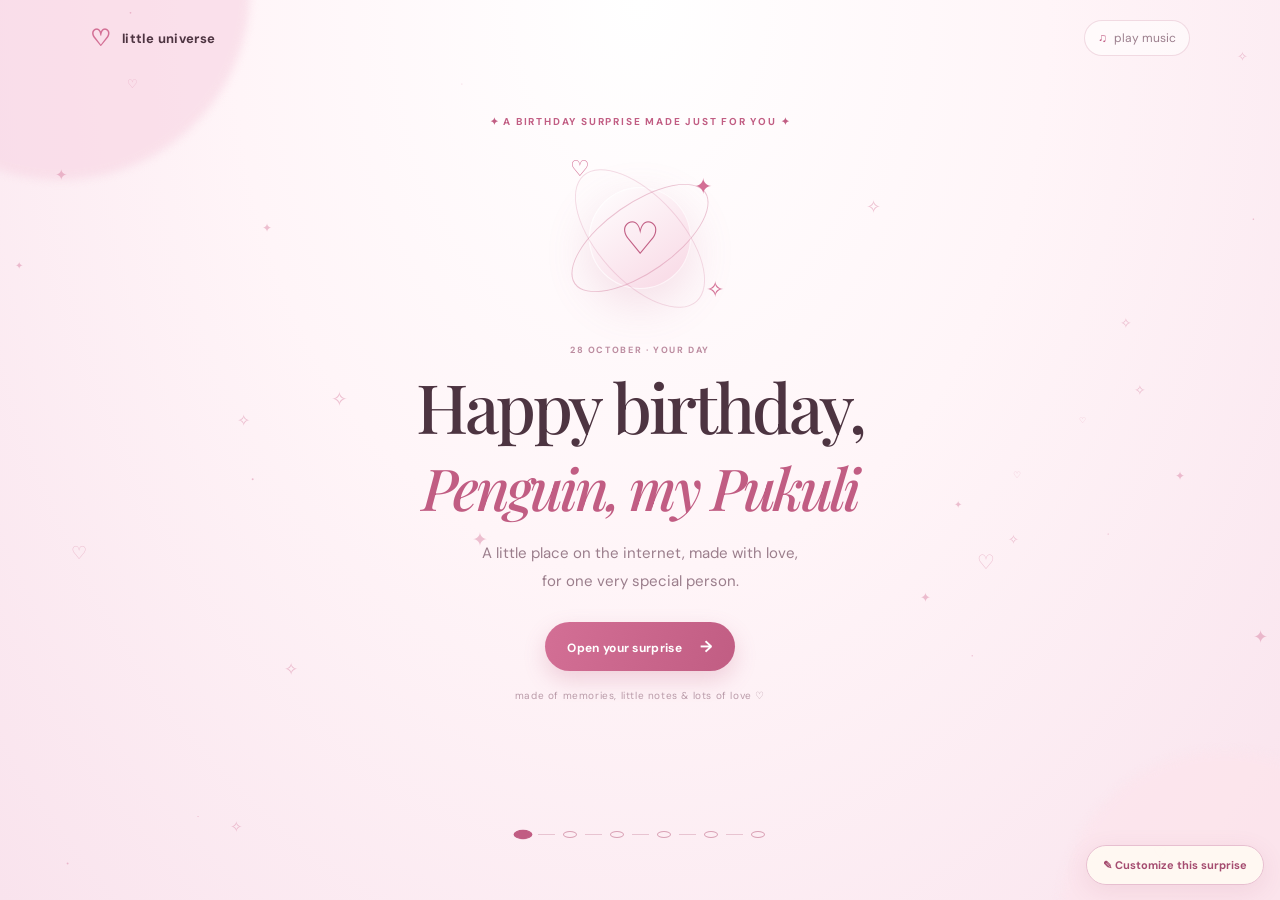
<file: index.html>
<!DOCTYPE html>
<html lang="en">
<head>
  <meta charset="UTF-8">
  <meta name="viewport" content="width=device-width, initial-scale=1">
  <meta name="theme-color" content="#fff1f6">
  <meta name="description" content="A tiny birthday universe made with love.">
  <title>For Penguin & Pukuli ♡</title>
  <link rel="preconnect" href="https://fonts.googleapis.com">
  <link rel="preconnect" href="https://fonts.gstatic.com" crossorigin>
  <link href="https://fonts.googleapis.com/css2?family=DM+Sans:wght@400;500;600;700&family=Playfair+Display:ital,wght@0,500;0,600;0,700;1,500;1,600&display=swap" rel="stylesheet">
  <link rel="stylesheet" href="style.css">
</head>
<body>
  <div class="background-glow glow-a"></div><div class="background-glow glow-b"></div>
  <div class="sparkles" id="sparkles" aria-hidden="true"></div>
  <header class="topbar">
    <a class="brand" href="#home"><span>♡</span> little universe</a>
    <button class="music-button" id="musicButton" type="button" title="Toggle gentle sound effects">♫ <span>sound off</span></button>
  </header>

  <main>
    <section class="screen hero active" id="home">
      <div class="eyebrow">✦ A birthday surprise made just for you ✦</div>
      <div class="orb-art" aria-hidden="true"><div class="orbit orbit-one"></div><div class="orbit orbit-two"></div><div class="orb">♡</div><span class="floating-heart fh-one">♡</span><span class="floating-heart fh-two">✧</span><span class="floating-heart fh-three">✦</span></div>
      <p class="tiny-label">28 OCTOBER · YOUR DAY</p>
      <h1>Happy birthday,<br><em id="heroNickname">Penguin, my Pukuli.</em></h1>
      <p class="hero-copy">A little place on the internet, made with love,<br class="desktop-only"> for one very special person.</p>
      <button class="primary-button" data-go="story">Open your surprise <span>→</span></button>
      <p class="micro-copy">made of memories, little notes & lots of love ♡</p>
    </section>

    <section class="screen content-screen" id="story">
      <div class="section-label">01 / THE LITTLE THINGS</div>
      <h2>Some people make<br>ordinary days <em>glow.</em></h2>
      <p class="intro">And you, Penguin, have a way of making the little things feel special.</p>
      <div class="qualities" id="qualities">
        <article class="quality-card"><span>☼</span><h3>Your laugh</h3><p>The kind of sunshine a cloudy day needs.</p></article>
        <article class="quality-card"><span>✿</span><h3>Your heart</h3><p>A softness that makes the world feel kinder.</p></article>
        <article class="quality-card"><span>☾</span><h3>Your presence</h3><p>My favorite moments are the ones with you.</p></article>
      </div>
      <div class="section-actions"><button class="text-button" data-back="home">← Back</button><button class="primary-button" data-go="memories">Our memories <span>→</span></button></div>
    </section>

    <section class="screen content-screen" id="memories">
      <div class="section-label">02 / OUR LITTLE GALLERY</div>
      <h2>Little moments,<br><em>big feelings.</em></h2>
      <p class="intro">Add photos from your device. You can change the captions in Customize.</p>
      <div class="photo-grid" id="photoGrid">
        <label class="photo-card"><input type="file" accept="image/*" data-photo="0"><img alt="Memory 1" hidden><span class="photo-placeholder"><b>♡</b><strong>Our first memory</strong><small>tap to add a photo</small></span><span class="photo-caption">a moment to keep</span></label>
        <label class="photo-card"><input type="file" accept="image/*" data-photo="1"><img alt="Memory 2" hidden><span class="photo-placeholder"><b>✿</b><strong>Our kind of happy</strong><small>tap to add a photo</small></span><span class="photo-caption">my favorite smile</span></label>
        <label class="photo-card"><input type="file" accept="image/*" data-photo="2"><img alt="Memory 3" hidden><span class="photo-placeholder"><b>☾</b><strong>A day to remember</strong><small>tap to add a photo</small></span><span class="photo-caption">you + me</span></label>
      </div>
      <div class="section-actions"><button class="text-button" data-back="story">← Back</button><button class="primary-button" data-go="notes">Little notes <span>→</span></button></div>
    </section>

    <section class="screen content-screen" id="notes">
      <div class="section-label">03 / OPEN WHENEVER</div>
      <h2>Little notes for<br><em>my Pukuli.</em></h2>
      <p class="intro">Pick a note. You can write and add as many as you like in Customize.</p>
      <div class="note-grid" id="noteGrid"></div>
      <div class="section-actions"><button class="text-button" data-back="memories">← Back</button><button class="primary-button" data-go="letter">Your letter <span>→</span></button></div>
    </section>

    <section class="screen content-screen letter-screen" id="letter">
      <div class="section-label">04 / FROM MY HEART</div>
      <h2>A letter for<br><em>my favorite person.</em></h2>
      <p class="intro">Tap the envelope to open your letter.</p>
      <button class="envelope-wrap" id="envelope" type="button" aria-label="Open the birthday letter">
        <span class="envelope-flap"></span><span class="envelope-front"><span>for you, always</span><b>♡</b></span>
        <span class="paper-preview"><small>A LITTLE LETTER</small><strong>To my Penguin...</strong><span>with all my love ♡</span></span>
      </button>
      <article class="letter-content" id="letterContent">
        <div class="letter-date">28 OCTOBER · A NOTE FOR YOU</div>
        <h3 id="letterHeading">To my Penguin, my Pukuli,</h3>
        <div id="letterBody"></div>
        <p class="signature">Always cheering for you,<br><em id="signatureName">your person ♡</em></p>
      </article>
      <div class="section-actions"><button class="text-button" data-back="notes">← Back</button><button class="primary-button" data-go="finale">One last surprise <span>→</span></button></div>
    </section>

    <section class="screen finale" id="finale">
      <div class="confetti" id="confetti" aria-hidden="true"></div>
      <div class="flower-art" aria-hidden="true">✿</div>
      <div class="section-label">05 / YOUR DAY, YOUR MAGIC</div>
      <h2>The world is better<br><em>with you in it.</em></h2>
      <p class="finale-copy" id="finaleMessage">May your birthday be full of gentle mornings, big reasons to smile, and dreams that come closer every day.</p>
      <div class="birthday-stamp">HAPPY<br><strong>BIRTHDAY</strong><span>♡</span></div>
      <p class="closing-line">With all my love, <em>Penguin & Pukuli's person.</em></p>
      <button class="primary-button" id="replayButton">Start again ↺</button>
      <p class="micro-copy">made with love, just for you ♡</p>
    </section>
  </main>

  <nav class="progress" aria-label="Page progress" id="progress"></nav>
  <button class="customize-launch" id="openEditor">✎ Customize this surprise</button>

  <div class="modal-backdrop" id="editorBackdrop" hidden>
    <section class="editor" role="dialog" aria-modal="true" aria-labelledby="editorTitle">
      <div class="editor-head"><div><p class="section-label">YOUR PERSONAL EDITOR</p><h2 id="editorTitle">Make it <em>yours.</em></h2></div><button class="close-editor" id="closeEditor" aria-label="Close editor">×</button></div>
      <p class="editor-intro">Changes are saved in this browser. For a permanent public version, also edit the files as described in README.md.</p>
      <div class="editor-tabs"><button class="editor-tab active" data-tab="tabBasics">Basics</button><button class="editor-tab" data-tab="tabNotes">Notes</button><button class="editor-tab" data-tab="tabPhotos">Photos</button><button class="editor-tab" data-tab="tabLetter">Letter</button></div>
      <div class="editor-panel active" id="tabBasics">
        <label>Nickname / name<input id="editNickname" value="Penguin and Pukuli"></label>
        <label>Your name or signature<input id="editSignature" value="your person ♡"></label>
        <label>Birthday date<input id="editDate" value="28 October"></label>
        <label>Final birthday message<textarea id="editFinale" rows="3"></textarea></label>
        <label>Accent color<input id="editColor" type="color" value="#d36f95"></label>
      </div>
      <div class="editor-panel" id="tabNotes">
        <p class="field-hint">Each note has a title and message. Use the buttons to add or remove notes.</p>
        <div id="notesEditor"></div><button class="secondary-button" id="addNote" type="button">＋ Add a note</button>
      </div>
      <div class="editor-panel" id="tabPhotos">
        <p class="field-hint">Pick photos here or tap the photo cards on the gallery screen. Photos are stored only in this browser session/local storage where possible; large images may not persist.</p>
        <div id="photoEditor"></div>
      </div>
      <div class="editor-panel" id="tabLetter">
        <label>Letter heading<input id="editLetterHeading"></label>
        <label>Letter text<textarea id="editLetterBody" rows="10"></textarea></label>
        <p class="field-hint">Use a blank line between paragraphs.</p>
      </div>
      <div class="editor-actions"><button class="secondary-button" id="resetEdits" type="button">Reset default text</button><button class="primary-button" id="saveEdits" type="button">Save changes ✓</button></div>
      <p class="save-status" id="saveStatus" role="status"></p>
    </section>
  </div>

  <div class="note-modal-backdrop" id="noteBackdrop" hidden>
    <article class="note-modal" role="dialog" aria-modal="true" aria-labelledby="openedNoteTitle">
      <button class="close-editor" id="closeNote" aria-label="Close note">×</button>
<div class="note-icon">♡</div>
<p class="section-label">A LITTLE NOTE FOR YOU</p>
<h2 id="openedNoteTitle"></h2>
<div class="note-body-scroll">
  <p id="openedNoteBody"></p>
</div>
<button class="primary-button" id="noteOkay">Keep this in your heart ♡</button>

      
    </article>
    <audio id="birthdayMusic" loop preload="auto">
  <source src="assets/Maya-le.mp3" type="audio/mpeg">
</audio>
  </div>
  <script src="script.js"></script>
  
</body>
</html>
</file>
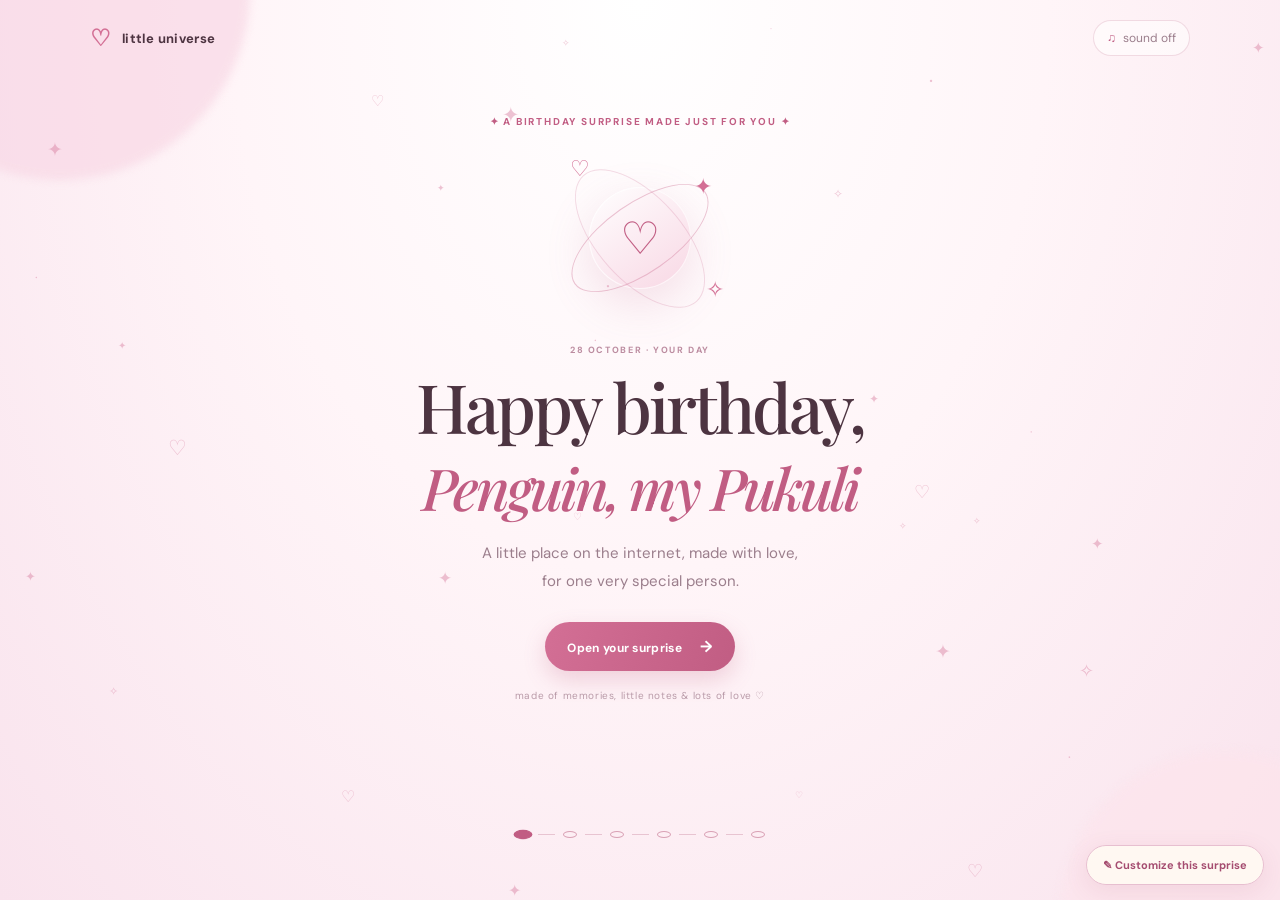
<file: OneDrive/문서/index.html>
<!DOCTYPE html>
<html lang="en">
<head>
  <meta charset="UTF-8">
  <meta name="viewport" content="width=device-width, initial-scale=1">
  <meta name="theme-color" content="#fff1f6">
  <meta name="description" content="A tiny birthday universe made with love.">
  <title>For Penguin & Pukuli ♡</title>
  <link rel="preconnect" href="https://fonts.googleapis.com">
  <link rel="preconnect" href="https://fonts.gstatic.com" crossorigin>
  <link href="https://fonts.googleapis.com/css2?family=DM+Sans:wght@400;500;600;700&family=Playfair+Display:ital,wght@0,500;0,600;0,700;1,500;1,600&display=swap" rel="stylesheet">
  <link rel="stylesheet" href="style.css">
</head>
<body>
  <div class="background-glow glow-a"></div><div class="background-glow glow-b"></div>
  <div class="sparkles" id="sparkles" aria-hidden="true"></div>
  <header class="topbar">
    <a class="brand" href="#home"><span>♡</span> little universe</a>
    <button class="music-button" id="musicButton" type="button" title="Toggle gentle sound effects">♫ <span>sound off</span></button>
  </header>

  <main>
    <section class="screen hero active" id="home">
      <div class="eyebrow">✦ A birthday surprise made just for you ✦</div>
      <div class="orb-art" aria-hidden="true"><div class="orbit orbit-one"></div><div class="orbit orbit-two"></div><div class="orb">♡</div><span class="floating-heart fh-one">♡</span><span class="floating-heart fh-two">✧</span><span class="floating-heart fh-three">✦</span></div>
      <p class="tiny-label">28 OCTOBER · YOUR DAY</p>
      <h1>Happy birthday,<br><em id="heroNickname">Penguin, my Pukuli.</em></h1>
      <p class="hero-copy">A little place on the internet, made with love,<br class="desktop-only"> for one very special person.</p>
      <button class="primary-button" data-go="story">Open your surprise <span>→</span></button>
      <p class="micro-copy">made of memories, little notes & lots of love ♡</p>
    </section>

    <section class="screen content-screen" id="story">
      <div class="section-label">01 / THE LITTLE THINGS</div>
      <h2>Some people make<br>ordinary days <em>glow.</em></h2>
      <p class="intro">And you, Penguin, have a way of making the little things feel special.</p>
      <div class="qualities" id="qualities">
        <article class="quality-card"><span>☼</span><h3>Your laugh</h3><p>The kind of sunshine a cloudy day needs.</p></article>
        <article class="quality-card"><span>✿</span><h3>Your heart</h3><p>A softness that makes the world feel kinder.</p></article>
        <article class="quality-card"><span>☾</span><h3>Your presence</h3><p>My favorite moments are the ones with you.</p></article>
      </div>
      <div class="section-actions"><button class="text-button" data-back="home">← Back</button><button class="primary-button" data-go="memories">Our memories <span>→</span></button></div>
    </section>

    <section class="screen content-screen" id="memories">
      <div class="section-label">02 / OUR LITTLE GALLERY</div>
      <h2>Little moments,<br><em>big feelings.</em></h2>
      <p class="intro">Add photos from your device. You can change the captions in Customize.</p>
      <div class="photo-grid" id="photoGrid">
        <label class="photo-card"><input type="file" accept="image/*" data-photo="0"><img alt="Memory 1" hidden><span class="photo-placeholder"><b>♡</b><strong>Our first memory</strong><small>tap to add a photo</small></span><span class="photo-caption">a moment to keep</span></label>
        <label class="photo-card"><input type="file" accept="image/*" data-photo="1"><img alt="Memory 2" hidden><span class="photo-placeholder"><b>✿</b><strong>Our kind of happy</strong><small>tap to add a photo</small></span><span class="photo-caption">my favorite smile</span></label>
        <label class="photo-card"><input type="file" accept="image/*" data-photo="2"><img alt="Memory 3" hidden><span class="photo-placeholder"><b>☾</b><strong>A day to remember</strong><small>tap to add a photo</small></span><span class="photo-caption">you + me</span></label>
      </div>
      <div class="section-actions"><button class="text-button" data-back="story">← Back</button><button class="primary-button" data-go="notes">Little notes <span>→</span></button></div>
    </section>

    <section class="screen content-screen" id="notes">
      <div class="section-label">03 / OPEN WHENEVER</div>
      <h2>Little notes for<br><em>my Pukuli.</em></h2>
      <p class="intro">Pick a note. You can write and add as many as you like in Customize.</p>
      <div class="note-grid" id="noteGrid"></div>
      <div class="section-actions"><button class="text-button" data-back="memories">← Back</button><button class="primary-button" data-go="letter">Your letter <span>→</span></button></div>
    </section>

    <section class="screen content-screen letter-screen" id="letter">
      <div class="section-label">04 / FROM MY HEART</div>
      <h2>A letter for<br><em>my favorite person.</em></h2>
      <p class="intro">Tap the envelope to open your letter.</p>
      <button class="envelope-wrap" id="envelope" type="button" aria-label="Open the birthday letter">
        <span class="envelope-flap"></span><span class="envelope-front"><span>for you, always</span><b>♡</b></span>
        <span class="paper-preview"><small>A LITTLE LETTER</small><strong>To my Penguin...</strong><span>with all my love ♡</span></span>
      </button>
      <article class="letter-content" id="letterContent">
        <div class="letter-date">28 OCTOBER · A NOTE FOR YOU</div>
        <h3 id="letterHeading">To my Penguin, my Pukuli,</h3>
        <div id="letterBody"></div>
        <p class="signature">Always cheering for you,<br><em id="signatureName">your person ♡</em></p>
      </article>
      <div class="section-actions"><button class="text-button" data-back="notes">← Back</button><button class="primary-button" data-go="finale">One last surprise <span>→</span></button></div>
    </section>

    <section class="screen finale" id="finale">
      <div class="confetti" id="confetti" aria-hidden="true"></div>
      <div class="flower-art" aria-hidden="true">✿</div>
      <div class="section-label">05 / YOUR DAY, YOUR MAGIC</div>
      <h2>The world is better<br><em>with you in it.</em></h2>
      <p class="finale-copy" id="finaleMessage">May your birthday be full of gentle mornings, big reasons to smile, and dreams that come closer every day.</p>
      <div class="birthday-stamp">HAPPY<br><strong>BIRTHDAY</strong><span>♡</span></div>
      <p class="closing-line">With all my love, <em>Penguin & Pukuli's person.</em></p>
      <button class="primary-button" id="replayButton">Start again ↺</button>
      <p class="micro-copy">made with love, just for you ♡</p>
    </section>
  </main>

  <nav class="progress" aria-label="Page progress" id="progress"></nav>
  <button class="customize-launch" id="openEditor">✎ Customize this surprise</button>

  <div class="modal-backdrop" id="editorBackdrop" hidden>
    <section class="editor" role="dialog" aria-modal="true" aria-labelledby="editorTitle">
      <div class="editor-head"><div><p class="section-label">YOUR PERSONAL EDITOR</p><h2 id="editorTitle">Make it <em>yours.</em></h2></div><button class="close-editor" id="closeEditor" aria-label="Close editor">×</button></div>
      <p class="editor-intro">Changes are saved in this browser. For a permanent public version, also edit the files as described in README.md.</p>
      <div class="editor-tabs"><button class="editor-tab active" data-tab="tabBasics">Basics</button><button class="editor-tab" data-tab="tabNotes">Notes</button><button class="editor-tab" data-tab="tabPhotos">Photos</button><button class="editor-tab" data-tab="tabLetter">Letter</button></div>
      <div class="editor-panel active" id="tabBasics">
        <label>Nickname / name<input id="editNickname" value="Penguin and Pukuli"></label>
        <label>Your name or signature<input id="editSignature" value="your person ♡"></label>
        <label>Birthday date<input id="editDate" value="28 October"></label>
        <label>Final birthday message<textarea id="editFinale" rows="3"></textarea></label>
        <label>Accent color<input id="editColor" type="color" value="#d36f95"></label>
      </div>
      <div class="editor-panel" id="tabNotes">
        <p class="field-hint">Each note has a title and message. Use the buttons to add or remove notes.</p>
        <div id="notesEditor"></div><button class="secondary-button" id="addNote" type="button">＋ Add a note</button>
      </div>
      <div class="editor-panel" id="tabPhotos">
        <p class="field-hint">Pick photos here or tap the photo cards on the gallery screen. Photos are stored only in this browser session/local storage where possible; large images may not persist.</p>
        <div id="photoEditor"></div>
      </div>
      <div class="editor-panel" id="tabLetter">
        <label>Letter heading<input id="editLetterHeading"></label>
        <label>Letter text<textarea id="editLetterBody" rows="10"></textarea></label>
        <p class="field-hint">Use a blank line between paragraphs.</p>
      </div>
      <div class="editor-actions"><button class="secondary-button" id="resetEdits" type="button">Reset default text</button><button class="primary-button" id="saveEdits" type="button">Save changes ✓</button></div>
      <p class="save-status" id="saveStatus" role="status"></p>
    </section>
  </div>

  <div class="note-modal-backdrop" id="noteBackdrop" hidden>
    <article class="note-modal" role="dialog" aria-modal="true" aria-labelledby="openedNoteTitle">
      <button class="close-editor" id="closeNote" aria-label="Close note">×</button>
      <div class="note-icon">♡</div><p class="section-label">A LITTLE NOTE FOR YOU</p><h2 id="openedNoteTitle"></h2><p id="openedNoteBody"></p>
      <button class="primary-button" id="noteOkay">Keep this in your heart ♡</button>
    </article>
  </div>
  <script src="script.js"></script>
</body>
</html>
</file>
<file: style.css>
:root{--rose:#d36f95;--rose-dark:#b84f79;--ink:#4d3441;--muted:#9b7e8c;--line:rgba(192,113,145,.23);--serif:"Playfair Display",Georgia,serif;--sans:"DM Sans",Arial,sans-serif}
*{box-sizing:border-box}html{min-height:100%;scroll-behavior:smooth}body{margin:0;min-height:100vh;overflow-x:hidden;color:var(--ink);font-family:var(--sans);background:radial-gradient(ellipse at 50% 0%,#fff 0%,#fff5f8 45%,#f9e3ed 100%)}button,input,textarea{font:inherit}button{cursor:pointer}.background-glow{position:fixed;border-radius:50%;filter:blur(4px);pointer-events:none;z-index:0;opacity:.7}.glow-a{width:380px;height:380px;background:#f8d8e5;top:-200px;left:-130px}.glow-b{width:330px;height:330px;background:#fce4ec;bottom:-180px;right:-110px}.sparkles{position:fixed;inset:0;overflow:hidden;pointer-events:none;z-index:0}.sparkle{position:absolute;color:var(--rose);opacity:.4;animation:twinkle 4s ease-in-out infinite}.topbar{position:relative;z-index:3;width:min(1100px,calc(100% - 36px));height:76px;margin:auto;display:flex;align-items:center;justify-content:space-between}.brand{text-decoration:none;color:var(--ink);font-size:13px;font-weight:700;letter-spacing:.03em}.brand span{font-size:23px;color:var(--rose);vertical-align:-3px;margin-right:7px}.music-button{border:1px solid var(--line);background:#ffffff8a;color:var(--rose-dark);border-radius:99px;padding:9px 13px;font-size:12px}.music-button span{color:var(--muted);margin-left:4px}main{position:relative;z-index:1}.screen{display:none;flex-direction:column;align-items:center;text-align:center;width:min(1000px,calc(100% - 34px));min-height:calc(100svh - 145px);margin:auto;padding:25px 0 80px;animation:enter .55s ease both}.screen.active{display:flex}.hero{justify-content:center;padding-top:0}.eyebrow,.section-label,.tiny-label{font-size:10px;text-transform:uppercase;letter-spacing:.18em;color:var(--rose-dark);font-weight:700}.orb-art{width:180px;height:180px;margin:20px 0 8px;position:relative;display:grid;place-items:center}.orb{width:102px;height:102px;border-radius:50%;display:grid;place-items:center;font-size:45px;color:var(--rose-dark);background:linear-gradient(145deg,#fff,#f8d7e4);box-shadow:0 15px 45px #c5698f30,inset 0 0 0 1px #ffffffb3;animation:bob 5s ease-in-out infinite}.orbit{position:absolute;width:160px;height:70px;border:1px solid #d17e9e70;border-radius:50%;transform:rotate(-35deg)}.orbit-two{width:170px;height:85px;transform:rotate(48deg);border-color:#d17e9e42}.floating-heart{position:absolute;color:var(--rose);font-size:22px;animation:bob 4s ease-in-out infinite}.fh-one{top:6px;left:20px}.fh-two{right:6px;bottom:24px;animation-delay:-1s}.fh-three{top:24px;right:18px;animation-delay:-2s}.tiny-label{font-size:9px;margin:8px 0 0;color:#bc8ca0}h1,h2{font-family:var(--serif);font-weight:500;letter-spacing:-.045em;margin:12px 0 0}h1{font-size:clamp(38px,6.5vw,68px);line-height:1.12}h1 em,h2 em{color:var(--rose-dark);font-weight:500}h1 em{font-size:.85em}.hero-copy{color:var(--muted);font-size:15px;line-height:1.9;margin:18px 0 26px}.primary-button{border:0;border-radius:99px;padding:14px 22px;color:#fff;background:linear-gradient(110deg,var(--rose),var(--rose-dark));box-shadow:0 9px 22px #be5a7f3b;font-size:12px;font-weight:700;letter-spacing:.025em;transition:transform .2s,box-shadow .2s}.primary-button:hover{transform:translateY(-2px);box-shadow:0 13px 26px #be5a7f4d}.primary-button span{margin-left:15px;font-size:16px}.micro-copy{color:#b99aa8;font-size:10px;letter-spacing:.06em;margin-top:18px}.content-screen{padding-top:30px}.section-label{margin-bottom:18px}.content-screen h2,.finale h2{font-size:clamp(34px,5.5vw,56px);line-height:1.14}.intro{color:var(--muted);font-size:14px;line-height:1.75;margin:16px 0 27px}.qualities{display:grid;grid-template-columns:repeat(3,1fr);gap:15px;width:min(790px,100%);margin:8px auto 34px}.quality-card{background:#ffffffa6;border:1px solid #ffffffdf;border-radius:20px;padding:25px 18px;box-shadow:0 14px 40px #b0698512}.quality-card>span{width:43px;height:43px;border-radius:50%;background:#fbe3eb;display:grid;place-items:center;color:var(--rose-dark);font-size:23px;margin:0 auto 14px}.quality-card h3{font-family:var(--serif);font-size:19px;font-weight:600;margin:0 0 8px}.quality-card p{font-size:12px;line-height:1.7;color:var(--muted);margin:0}.section-actions{display:flex;justify-content:center;align-items:center;gap:24px;margin-top:auto;padding-top:15px}.text-button{border:0;background:transparent;color:var(--muted);font-size:12px;padding:12px 5px}.photo-grid{display:grid;grid-template-columns:repeat(3,1fr);gap:16px;width:min(790px,100%)}.photo-card{display:block;position:relative;aspect-ratio:.8;overflow:hidden;border-radius:18px;border:1px solid #ffffffeb;box-shadow:0 12px 35px #b069851f;background:linear-gradient(145deg,#f8dce7,#fff8fa);cursor:pointer}.photo-card:nth-child(2){transform:translateY(10px);background:linear-gradient(145deg,#f7e7dd,#f6d5e2)}.photo-card:nth-child(3){background:linear-gradient(145deg,#eadff1,#f9e4eb)}.photo-card input{position:absolute;inset:0;width:100%;height:100%;opacity:0;z-index:3;cursor:pointer}.photo-card img{position:absolute;inset:0;width:100%;height:100%;object-fit:cover}.photo-placeholder{position:absolute;inset:0;display:flex;flex-direction:column;align-items:center;justify-content:center;padding:12px;color:#956779;transition:opacity .2s}.photo-placeholder b{font-size:34px;font-weight:400;margin-bottom:10px}.photo-placeholder strong{font-family:var(--serif);font-size:16px;font-weight:500}.photo-placeholder small{font-size:10px;color:#b18b9b;margin-top:8px}.photo-caption{position:absolute;bottom:0;left:0;right:0;padding:10px 5px;background:#fffaf0d9;color:#865d70;font-size:10px;z-index:1}.note-grid{width:min(790px,100%);display:grid;grid-template-columns:repeat(3,1fr);gap:14px}.note-card{min-height:170px;border:1px solid #ffffffec;border-radius:18px;background:#fffafbc9;padding:22px 18px;text-align:left;box-shadow:0 12px 30px #b0698510;transition:transform .2s}.note-card:hover{transform:translateY(-4px)}.note-card .note-mark{font-size:25px;color:var(--rose);display:block;margin-bottom:13px}.note-card h3{font-family:var(--serif);font-size:19px;font-weight:500;margin:0 0 8px}.note-card p{font-size:11px;line-height:1.6;color:var(--muted);margin:0 0 12px}.note-card button{border:0;background:none;padding:0;color:var(--rose-dark);font-size:11px;font-weight:700}.envelope-wrap{position:relative;display:block;width:min(460px,90vw);height:230px;border:0;background:transparent;margin:10px auto 20px;perspective:800px}.envelope-front{position:absolute;bottom:0;left:0;width:100%;height:175px;background:#eeb3c8;border-radius:0 0 12px 12px;z-index:3;box-shadow:0 15px 40px #ad597c26;display:flex;align-items:flex-end;justify-content:center;padding-bottom:22px;color:#9e4d6c}.envelope-front>span{font-family:var(--serif);font-size:17px;font-style:italic}.envelope-front b{position:absolute;top:37px;font-size:26px;font-weight:400}.envelope-flap{position:absolute;top:55px;left:0;width:100%;height:140px;background:#f5c9d9;clip-path:polygon(0 0,100% 0,50% 78%);transform-origin:top;transition:transform .8s;z-index:4}.paper-preview{position:absolute;z-index:2;left:7%;width:86%;height:175px;top:12px;background:#fffdfa;border:1px solid #f3e5e8;display:flex;flex-direction:column;align-items:flex-start;text-align:left;padding:22px 24px;transition:transform .8s}.paper-preview small{font-size:9px;letter-spacing:.15em;color:#c987a0}.paper-preview strong{font-family:var(--serif);font-size:23px;font-weight:500;margin:16px 0}.paper-preview span{font-family:var(--serif);font-style:italic;color:#bd7a96;font-size:13px}.envelope-wrap.open .envelope-flap{transform:rotateX(180deg);z-index:1}.envelope-wrap.open .paper-preview{transform:translateY(-28px)}.letter-content{display:none;text-align:left;width:min(600px,100%);background:#fffdf9d9;border:1px solid #f0dfe6;border-radius:14px;padding:30px 34px;margin:4px 0 25px;box-shadow:0 14px 40px #b0698510}.letter-content.open{display:block;animation:enter .6s ease both}.letter-date{font-size:9px;letter-spacing:.16em;color:#c987a0;margin-bottom:15px}.letter-content h3{font-family:var(--serif);font-weight:500;font-size:27px;margin:0 0 17px}.letter-content p{font-family:var(--serif);font-size:14px;line-height:1.85;color:#876b78;white-space:pre-line}.letter-content .signature{color:#b16c87;margin-top:22px}.signature em{font-size:17px}.finale{justify-content:center}.flower-art{font-size:56px;color:var(--rose);margin-bottom:12px;animation:bob 4s ease-in-out infinite}.finale-copy{max-width:480px;color:var(--muted);font-size:14px;line-height:1.9;margin:20px 0}.birthday-stamp{width:145px;height:145px;border:1px solid #e7a6bd;border-radius:50%;display:flex;flex-direction:column;align-items:center;justify-content:center;color:var(--rose-dark);font-size:10px;font-weight:700;letter-spacing:.2em;line-height:1.8;transform:rotate(-8deg);margin:8px 0 22px;background:#ffffff60;outline:7px solid #ffffff59}.birthday-stamp strong{font-family:var(--serif);font-size:17px;letter-spacing:.12em}.birthday-stamp span{font-size:19px;line-height:1}.closing-line{font-family:var(--serif);font-size:16px;color:#a67d8d;margin:0 0 24px}.closing-line em{color:var(--rose-dark)}.confetti{position:absolute;inset:0;overflow:hidden;pointer-events:none}.confetti-piece{position:absolute;top:-20px;width:7px;height:12px;background:#e995b0;opacity:.75;animation:fall 5s linear infinite}.confetti-piece:nth-child(3n){background:#f0c0d1;border-radius:50%}.confetti-piece:nth-child(4n){background:#c985a1}.progress{position:relative;z-index:2;display:flex;justify-content:center;align-items:center;gap:8px;padding:0 0 18px}.progress-dot{width:7px;height:7px;border-radius:50%;border:1px solid #d9a1b5;background:transparent;transition:all .3s;cursor:pointer}.progress-dot.active{background:var(--rose-dark);border-color:var(--rose-dark);transform:scale(1.35)}.progress-line{width:17px;height:1px;background:#e8c4d1}.customize-launch{position:fixed;right:16px;bottom:15px;z-index:10;border:1px solid #e7bfd0;background:#fffaf3ed;color:#a54c70;border-radius:99px;padding:12px 16px;font-size:11px;font-weight:700;box-shadow:0 6px 25px #a54c701c}.modal-backdrop,.note-modal-backdrop{position:fixed;inset:0;z-index:30;background:#49313db3;backdrop-filter:blur(8px);display:flex;justify-content:center;align-items:center;padding:16px}.modal-backdrop[hidden],.note-modal-backdrop[hidden]{display:none}.editor{width:min(720px,100%);max-height:90svh;overflow:auto;background:#fffaf9;border-radius:22px;padding:24px;box-shadow:0 25px 80px #321b293d}.editor-head{display:flex;align-items:flex-start;justify-content:space-between}.editor-head .section-label{margin:0 0 6px}.editor-head h2{font-size:35px;margin:0}.close-editor{border:0;background:#f7e2eb;color:#9f4e6d;border-radius:50%;width:34px;height:34px;font-size:23px;line-height:1}.editor-intro,.field-hint{font-size:11px;line-height:1.65;color:var(--muted)}.editor-tabs{display:flex;gap:6px;border-bottom:1px solid var(--line);margin:18px 0}.editor-tab{border:0;background:transparent;color:var(--muted);padding:11px 12px;font-size:12px;border-bottom:2px solid transparent}.editor-tab.active{color:var(--rose-dark);border-color:var(--rose-dark);font-weight:700}.editor-panel{display:none}.editor-panel.active{display:block}.editor-panel label{display:block;color:#795b6a;font-size:11px;font-weight:700;margin:13px 0}.editor-panel input:not([type=color]),.editor-panel textarea{display:block;width:100%;margin-top:7px;padding:11px 12px;border:1px solid #ead4de;border-radius:10px;background:#fff;color:var(--ink);font-size:13px;outline-color:var(--rose)}.editor-panel input[type=color]{display:block;margin-top:8px;width:60px;height:38px;border:0;background:transparent}.editor-panel textarea{resize:vertical;line-height:1.6}.editor-actions{display:flex;align-items:center;justify-content:space-between;gap:10px;border-top:1px solid var(--line);padding-top:17px;margin-top:18px}.secondary-button{border:1px solid #e7bfd0;background:#fff5f8;color:#a54c70;border-radius:99px;padding:12px 15px;font-size:11px;font-weight:700}.editor-actions .primary-button{padding:12px 16px}.save-status{font-size:11px;color:#7b9b7c;min-height:15px}.note-editor-item,.photo-editor-item{border:1px solid #f0dce5;background:#fff;padding:13px;border-radius:12px;margin:12px 0}.note-editor-item .remove-note{float:right;border:0;background:transparent;color:#b84f79;font-size:11px}.photo-editor-item{display:flex;gap:12px;align-items:center}.photo-editor-item img{width:64px;height:64px;object-fit:cover;border-radius:10px;background:#f7e1ea}.photo-editor-item label{flex:1;margin:0}.note-modal{width:min(430px,100%);position:relative;text-align:center;padding:35px 30px;background:#fffaf9;border-radius:22px;box-shadow:0 25px 80px #321b293d}.note-modal>.close-editor{position:absolute;right:15px;top:15px}.note-icon{font-size:34px;color:var(--rose)}.note-modal .section-label{margin:12px 0}.note-modal h2{font-size:32px;margin-bottom:12px}.note-modal p:not(.section-label){color:var(--muted);font-family:var(--serif);font-size:15px;line-height:1.85;white-space:pre-line;margin-bottom:24px}.note-modal .primary-button{font-size:11px}
@keyframes enter{from{opacity:0;transform:translateY(12px)}to{opacity:1;transform:translateY(0)}}@keyframes bob{0%,100%{transform:translateY(0)}50%{transform:translateY(-8px)}}@keyframes twinkle{0%,100%{opacity:.12;transform:scale(.7) rotate(0)}50%{opacity:.7;transform:scale(1.1) rotate(25deg)}}@keyframes fall{to{transform:translateY(110vh) rotate(600deg)}}
@media(max-width:650px){.topbar{width:calc(100% - 28px);height:65px}.screen{min-height:calc(100svh - 130px);padding-top:24px;padding-bottom:68px}.orb-art{width:155px;height:155px}.orb{width:86px;height:86px;font-size:38px}.orbit{width:136px;height:60px}.orbit-two{width:148px;height:73px}.qualities{grid-template-columns:1fr;max-width:340px;gap:9px}.quality-card{display:grid;grid-template-columns:42px 1fr;column-gap:13px;text-align:left;padding:14px;align-items:center}.quality-card>span{grid-row:span 2;margin:0}.quality-card h3{font-size:17px;margin:0 0 3px}.quality-card p{font-size:11px}.photo-grid{gap:8px}.photo-card{border-radius:12px;aspect-ratio:.7}.photo-placeholder strong{font-size:12px}.photo-placeholder small{font-size:9px}.photo-placeholder b{font-size:27px}.photo-caption{font-size:9px;padding:8px 2px}.note-grid{grid-template-columns:1fr;max-width:390px}.note-card{min-height:auto;padding:17px}.note-card .note-mark{margin-bottom:6px}.note-card h3{font-size:18px}.note-card p{margin-bottom:8px}.section-actions{gap:16px}.envelope-wrap{height:215px}.envelope-front{height:165px}.envelope-flap{top:50px;height:130px}.paper-preview{height:160px}.letter-content{padding:23px 20px}.letter-content h3{font-size:23px}.letter-content p{font-size:13px}.customize-launch{right:10px;bottom:10px;padding:11px 13px}.editor{padding:18px;max-height:92svh}.editor-head h2{font-size:30px}.editor-tabs{overflow-x:auto}.editor-tab{padding:10px 9px;white-space:nowrap}.editor-actions{align-items:stretch}.editor-actions>*{flex:1}.editor-actions .primary-button{font-size:10px}.desktop-only{display:none}}
@media(prefers-reduced-motion:reduce){*,*::before,*::after{animation-duration:.01ms!important;animation-iteration-count:1!important;scroll-behavior:auto!important;transition-duration:.01ms!important}}


/* Make long birthday notes scrollable on phones and desktops */
.note-modal-backdrop {
  overflow-y: auto;
  align-items: flex-start;
}

.note-modal {
  max-height: calc(100vh - 32px);
  max-height: calc(100dvh - 32px);
  overflow-y: auto;
  overscroll-behavior: contain;
  margin: auto;
}

.note-modal p:not(.section-label) {
  overflow-wrap: anywhere;
}

/* Fix scrolling for long birthday notes on mobile */
.note-modal-backdrop {
  position: fixed;
  inset: 0;
  display: flex;
  align-items: flex-start;
  justify-content: center;
  overflow-y: auto;
  padding: 16px;
  box-sizing: border-box;
  -webkit-overflow-scrolling: touch;
  touch-action: pan-y;
}

.note-modal {
  width: min(430px, 100%);
  max-height: calc(100vh - 32px);
  max-height: calc(100dvh - 32px);
  overflow-y: auto;
  overscroll-behavior-y: contain;
  -webkit-overflow-scrolling: touch;
  box-sizing: border-box;
  flex-shrink: 0;
  margin: auto 0;
}

.note-modal p:not(.section-label) {
  overflow-wrap: anywhere;
}

.note-modal-backdrop {
  position: fixed;
  inset: 0;
  z-index: 9999;
  display: flex;
  justify-content: center;
  align-items: center;
  overflow-y: auto;
  padding: 12px;
  box-sizing: border-box;
}

.note-modal-backdrop[hidden] {
  display: none !important;
}

.note-modal {
  max-height: calc(100vh - 24px);
  max-height: calc(100dvh - 24px);
  display: flex;
  flex-direction: column;
  overflow: hidden;
  margin: auto;
}

.note-body-scroll {
  min-height: 0;
  overflow-y: auto;
  flex: 1 1 auto;
  -webkit-overflow-scrolling: touch;
  overscroll-behavior: contain;
}

.note-body-scroll p {
  white-space: pre-wrap;
  overflow-wrap: anywhere;
}
</file>
<file: OneDrive/문서/style.css>
:root{--rose:#d36f95;--rose-dark:#b84f79;--ink:#4d3441;--muted:#9b7e8c;--line:rgba(192,113,145,.23);--serif:"Playfair Display",Georgia,serif;--sans:"DM Sans",Arial,sans-serif}
*{box-sizing:border-box}html{min-height:100%;scroll-behavior:smooth}body{margin:0;min-height:100vh;overflow-x:hidden;color:var(--ink);font-family:var(--sans);background:radial-gradient(ellipse at 50% 0%,#fff 0%,#fff5f8 45%,#f9e3ed 100%)}button,input,textarea{font:inherit}button{cursor:pointer}.background-glow{position:fixed;border-radius:50%;filter:blur(4px);pointer-events:none;z-index:0;opacity:.7}.glow-a{width:380px;height:380px;background:#f8d8e5;top:-200px;left:-130px}.glow-b{width:330px;height:330px;background:#fce4ec;bottom:-180px;right:-110px}.sparkles{position:fixed;inset:0;overflow:hidden;pointer-events:none;z-index:0}.sparkle{position:absolute;color:var(--rose);opacity:.4;animation:twinkle 4s ease-in-out infinite}.topbar{position:relative;z-index:3;width:min(1100px,calc(100% - 36px));height:76px;margin:auto;display:flex;align-items:center;justify-content:space-between}.brand{text-decoration:none;color:var(--ink);font-size:13px;font-weight:700;letter-spacing:.03em}.brand span{font-size:23px;color:var(--rose);vertical-align:-3px;margin-right:7px}.music-button{border:1px solid var(--line);background:#ffffff8a;color:var(--rose-dark);border-radius:99px;padding:9px 13px;font-size:12px}.music-button span{color:var(--muted);margin-left:4px}main{position:relative;z-index:1}.screen{display:none;flex-direction:column;align-items:center;text-align:center;width:min(1000px,calc(100% - 34px));min-height:calc(100svh - 145px);margin:auto;padding:25px 0 80px;animation:enter .55s ease both}.screen.active{display:flex}.hero{justify-content:center;padding-top:0}.eyebrow,.section-label,.tiny-label{font-size:10px;text-transform:uppercase;letter-spacing:.18em;color:var(--rose-dark);font-weight:700}.orb-art{width:180px;height:180px;margin:20px 0 8px;position:relative;display:grid;place-items:center}.orb{width:102px;height:102px;border-radius:50%;display:grid;place-items:center;font-size:45px;color:var(--rose-dark);background:linear-gradient(145deg,#fff,#f8d7e4);box-shadow:0 15px 45px #c5698f30,inset 0 0 0 1px #ffffffb3;animation:bob 5s ease-in-out infinite}.orbit{position:absolute;width:160px;height:70px;border:1px solid #d17e9e70;border-radius:50%;transform:rotate(-35deg)}.orbit-two{width:170px;height:85px;transform:rotate(48deg);border-color:#d17e9e42}.floating-heart{position:absolute;color:var(--rose);font-size:22px;animation:bob 4s ease-in-out infinite}.fh-one{top:6px;left:20px}.fh-two{right:6px;bottom:24px;animation-delay:-1s}.fh-three{top:24px;right:18px;animation-delay:-2s}.tiny-label{font-size:9px;margin:8px 0 0;color:#bc8ca0}h1,h2{font-family:var(--serif);font-weight:500;letter-spacing:-.045em;margin:12px 0 0}h1{font-size:clamp(38px,6.5vw,68px);line-height:1.12}h1 em,h2 em{color:var(--rose-dark);font-weight:500}h1 em{font-size:.85em}.hero-copy{color:var(--muted);font-size:15px;line-height:1.9;margin:18px 0 26px}.primary-button{border:0;border-radius:99px;padding:14px 22px;color:#fff;background:linear-gradient(110deg,var(--rose),var(--rose-dark));box-shadow:0 9px 22px #be5a7f3b;font-size:12px;font-weight:700;letter-spacing:.025em;transition:transform .2s,box-shadow .2s}.primary-button:hover{transform:translateY(-2px);box-shadow:0 13px 26px #be5a7f4d}.primary-button span{margin-left:15px;font-size:16px}.micro-copy{color:#b99aa8;font-size:10px;letter-spacing:.06em;margin-top:18px}.content-screen{padding-top:30px}.section-label{margin-bottom:18px}.content-screen h2,.finale h2{font-size:clamp(34px,5.5vw,56px);line-height:1.14}.intro{color:var(--muted);font-size:14px;line-height:1.75;margin:16px 0 27px}.qualities{display:grid;grid-template-columns:repeat(3,1fr);gap:15px;width:min(790px,100%);margin:8px auto 34px}.quality-card{background:#ffffffa6;border:1px solid #ffffffdf;border-radius:20px;padding:25px 18px;box-shadow:0 14px 40px #b0698512}.quality-card>span{width:43px;height:43px;border-radius:50%;background:#fbe3eb;display:grid;place-items:center;color:var(--rose-dark);font-size:23px;margin:0 auto 14px}.quality-card h3{font-family:var(--serif);font-size:19px;font-weight:600;margin:0 0 8px}.quality-card p{font-size:12px;line-height:1.7;color:var(--muted);margin:0}.section-actions{display:flex;justify-content:center;align-items:center;gap:24px;margin-top:auto;padding-top:15px}.text-button{border:0;background:transparent;color:var(--muted);font-size:12px;padding:12px 5px}.photo-grid{display:grid;grid-template-columns:repeat(3,1fr);gap:16px;width:min(790px,100%)}.photo-card{display:block;position:relative;aspect-ratio:.8;overflow:hidden;border-radius:18px;border:1px solid #ffffffeb;box-shadow:0 12px 35px #b069851f;background:linear-gradient(145deg,#f8dce7,#fff8fa);cursor:pointer}.photo-card:nth-child(2){transform:translateY(10px);background:linear-gradient(145deg,#f7e7dd,#f6d5e2)}.photo-card:nth-child(3){background:linear-gradient(145deg,#eadff1,#f9e4eb)}.photo-card input{position:absolute;inset:0;width:100%;height:100%;opacity:0;z-index:3;cursor:pointer}.photo-card img{position:absolute;inset:0;width:100%;height:100%;object-fit:cover}.photo-placeholder{position:absolute;inset:0;display:flex;flex-direction:column;align-items:center;justify-content:center;padding:12px;color:#956779;transition:opacity .2s}.photo-placeholder b{font-size:34px;font-weight:400;margin-bottom:10px}.photo-placeholder strong{font-family:var(--serif);font-size:16px;font-weight:500}.photo-placeholder small{font-size:10px;color:#b18b9b;margin-top:8px}.photo-caption{position:absolute;bottom:0;left:0;right:0;padding:10px 5px;background:#fffaf0d9;color:#865d70;font-size:10px;z-index:1}.note-grid{width:min(790px,100%);display:grid;grid-template-columns:repeat(3,1fr);gap:14px}.note-card{min-height:170px;border:1px solid #ffffffec;border-radius:18px;background:#fffafbc9;padding:22px 18px;text-align:left;box-shadow:0 12px 30px #b0698510;transition:transform .2s}.note-card:hover{transform:translateY(-4px)}.note-card .note-mark{font-size:25px;color:var(--rose);display:block;margin-bottom:13px}.note-card h3{font-family:var(--serif);font-size:19px;font-weight:500;margin:0 0 8px}.note-card p{font-size:11px;line-height:1.6;color:var(--muted);margin:0 0 12px}.note-card button{border:0;background:none;padding:0;color:var(--rose-dark);font-size:11px;font-weight:700}.envelope-wrap{position:relative;display:block;width:min(460px,90vw);height:230px;border:0;background:transparent;margin:10px auto 20px;perspective:800px}.envelope-front{position:absolute;bottom:0;left:0;width:100%;height:175px;background:#eeb3c8;border-radius:0 0 12px 12px;z-index:3;box-shadow:0 15px 40px #ad597c26;display:flex;align-items:flex-end;justify-content:center;padding-bottom:22px;color:#9e4d6c}.envelope-front>span{font-family:var(--serif);font-size:17px;font-style:italic}.envelope-front b{position:absolute;top:37px;font-size:26px;font-weight:400}.envelope-flap{position:absolute;top:55px;left:0;width:100%;height:140px;background:#f5c9d9;clip-path:polygon(0 0,100% 0,50% 78%);transform-origin:top;transition:transform .8s;z-index:4}.paper-preview{position:absolute;z-index:2;left:7%;width:86%;height:175px;top:12px;background:#fffdfa;border:1px solid #f3e5e8;display:flex;flex-direction:column;align-items:flex-start;text-align:left;padding:22px 24px;transition:transform .8s}.paper-preview small{font-size:9px;letter-spacing:.15em;color:#c987a0}.paper-preview strong{font-family:var(--serif);font-size:23px;font-weight:500;margin:16px 0}.paper-preview span{font-family:var(--serif);font-style:italic;color:#bd7a96;font-size:13px}.envelope-wrap.open .envelope-flap{transform:rotateX(180deg);z-index:1}.envelope-wrap.open .paper-preview{transform:translateY(-28px)}.letter-content{display:none;text-align:left;width:min(600px,100%);background:#fffdf9d9;border:1px solid #f0dfe6;border-radius:14px;padding:30px 34px;margin:4px 0 25px;box-shadow:0 14px 40px #b0698510}.letter-content.open{display:block;animation:enter .6s ease both}.letter-date{font-size:9px;letter-spacing:.16em;color:#c987a0;margin-bottom:15px}.letter-content h3{font-family:var(--serif);font-weight:500;font-size:27px;margin:0 0 17px}.letter-content p{font-family:var(--serif);font-size:14px;line-height:1.85;color:#876b78;white-space:pre-line}.letter-content .signature{color:#b16c87;margin-top:22px}.signature em{font-size:17px}.finale{justify-content:center}.flower-art{font-size:56px;color:var(--rose);margin-bottom:12px;animation:bob 4s ease-in-out infinite}.finale-copy{max-width:480px;color:var(--muted);font-size:14px;line-height:1.9;margin:20px 0}.birthday-stamp{width:145px;height:145px;border:1px solid #e7a6bd;border-radius:50%;display:flex;flex-direction:column;align-items:center;justify-content:center;color:var(--rose-dark);font-size:10px;font-weight:700;letter-spacing:.2em;line-height:1.8;transform:rotate(-8deg);margin:8px 0 22px;background:#ffffff60;outline:7px solid #ffffff59}.birthday-stamp strong{font-family:var(--serif);font-size:17px;letter-spacing:.12em}.birthday-stamp span{font-size:19px;line-height:1}.closing-line{font-family:var(--serif);font-size:16px;color:#a67d8d;margin:0 0 24px}.closing-line em{color:var(--rose-dark)}.confetti{position:absolute;inset:0;overflow:hidden;pointer-events:none}.confetti-piece{position:absolute;top:-20px;width:7px;height:12px;background:#e995b0;opacity:.75;animation:fall 5s linear infinite}.confetti-piece:nth-child(3n){background:#f0c0d1;border-radius:50%}.confetti-piece:nth-child(4n){background:#c985a1}.progress{position:relative;z-index:2;display:flex;justify-content:center;align-items:center;gap:8px;padding:0 0 18px}.progress-dot{width:7px;height:7px;border-radius:50%;border:1px solid #d9a1b5;background:transparent;transition:all .3s;cursor:pointer}.progress-dot.active{background:var(--rose-dark);border-color:var(--rose-dark);transform:scale(1.35)}.progress-line{width:17px;height:1px;background:#e8c4d1}.customize-launch{position:fixed;right:16px;bottom:15px;z-index:10;border:1px solid #e7bfd0;background:#fffaf3ed;color:#a54c70;border-radius:99px;padding:12px 16px;font-size:11px;font-weight:700;box-shadow:0 6px 25px #a54c701c}.modal-backdrop,.note-modal-backdrop{position:fixed;inset:0;z-index:30;background:#49313db3;backdrop-filter:blur(8px);display:flex;justify-content:center;align-items:center;padding:16px}.modal-backdrop[hidden],.note-modal-backdrop[hidden]{display:none}.editor{width:min(720px,100%);max-height:90svh;overflow:auto;background:#fffaf9;border-radius:22px;padding:24px;box-shadow:0 25px 80px #321b293d}.editor-head{display:flex;align-items:flex-start;justify-content:space-between}.editor-head .section-label{margin:0 0 6px}.editor-head h2{font-size:35px;margin:0}.close-editor{border:0;background:#f7e2eb;color:#9f4e6d;border-radius:50%;width:34px;height:34px;font-size:23px;line-height:1}.editor-intro,.field-hint{font-size:11px;line-height:1.65;color:var(--muted)}.editor-tabs{display:flex;gap:6px;border-bottom:1px solid var(--line);margin:18px 0}.editor-tab{border:0;background:transparent;color:var(--muted);padding:11px 12px;font-size:12px;border-bottom:2px solid transparent}.editor-tab.active{color:var(--rose-dark);border-color:var(--rose-dark);font-weight:700}.editor-panel{display:none}.editor-panel.active{display:block}.editor-panel label{display:block;color:#795b6a;font-size:11px;font-weight:700;margin:13px 0}.editor-panel input:not([type=color]),.editor-panel textarea{display:block;width:100%;margin-top:7px;padding:11px 12px;border:1px solid #ead4de;border-radius:10px;background:#fff;color:var(--ink);font-size:13px;outline-color:var(--rose)}.editor-panel input[type=color]{display:block;margin-top:8px;width:60px;height:38px;border:0;background:transparent}.editor-panel textarea{resize:vertical;line-height:1.6}.editor-actions{display:flex;align-items:center;justify-content:space-between;gap:10px;border-top:1px solid var(--line);padding-top:17px;margin-top:18px}.secondary-button{border:1px solid #e7bfd0;background:#fff5f8;color:#a54c70;border-radius:99px;padding:12px 15px;font-size:11px;font-weight:700}.editor-actions .primary-button{padding:12px 16px}.save-status{font-size:11px;color:#7b9b7c;min-height:15px}.note-editor-item,.photo-editor-item{border:1px solid #f0dce5;background:#fff;padding:13px;border-radius:12px;margin:12px 0}.note-editor-item .remove-note{float:right;border:0;background:transparent;color:#b84f79;font-size:11px}.photo-editor-item{display:flex;gap:12px;align-items:center}.photo-editor-item img{width:64px;height:64px;object-fit:cover;border-radius:10px;background:#f7e1ea}.photo-editor-item label{flex:1;margin:0}.note-modal{width:min(430px,100%);position:relative;text-align:center;padding:35px 30px;background:#fffaf9;border-radius:22px;box-shadow:0 25px 80px #321b293d}.note-modal>.close-editor{position:absolute;right:15px;top:15px}.note-icon{font-size:34px;color:var(--rose)}.note-modal .section-label{margin:12px 0}.note-modal h2{font-size:32px;margin-bottom:12px}.note-modal p:not(.section-label){color:var(--muted);font-family:var(--serif);font-size:15px;line-height:1.85;white-space:pre-line;margin-bottom:24px}.note-modal .primary-button{font-size:11px}
@keyframes enter{from{opacity:0;transform:translateY(12px)}to{opacity:1;transform:translateY(0)}}@keyframes bob{0%,100%{transform:translateY(0)}50%{transform:translateY(-8px)}}@keyframes twinkle{0%,100%{opacity:.12;transform:scale(.7) rotate(0)}50%{opacity:.7;transform:scale(1.1) rotate(25deg)}}@keyframes fall{to{transform:translateY(110vh) rotate(600deg)}}
@media(max-width:650px){.topbar{width:calc(100% - 28px);height:65px}.screen{min-height:calc(100svh - 130px);padding-top:24px;padding-bottom:68px}.orb-art{width:155px;height:155px}.orb{width:86px;height:86px;font-size:38px}.orbit{width:136px;height:60px}.orbit-two{width:148px;height:73px}.qualities{grid-template-columns:1fr;max-width:340px;gap:9px}.quality-card{display:grid;grid-template-columns:42px 1fr;column-gap:13px;text-align:left;padding:14px;align-items:center}.quality-card>span{grid-row:span 2;margin:0}.quality-card h3{font-size:17px;margin:0 0 3px}.quality-card p{font-size:11px}.photo-grid{gap:8px}.photo-card{border-radius:12px;aspect-ratio:.7}.photo-placeholder strong{font-size:12px}.photo-placeholder small{font-size:9px}.photo-placeholder b{font-size:27px}.photo-caption{font-size:9px;padding:8px 2px}.note-grid{grid-template-columns:1fr;max-width:390px}.note-card{min-height:auto;padding:17px}.note-card .note-mark{margin-bottom:6px}.note-card h3{font-size:18px}.note-card p{margin-bottom:8px}.section-actions{gap:16px}.envelope-wrap{height:215px}.envelope-front{height:165px}.envelope-flap{top:50px;height:130px}.paper-preview{height:160px}.letter-content{padding:23px 20px}.letter-content h3{font-size:23px}.letter-content p{font-size:13px}.customize-launch{right:10px;bottom:10px;padding:11px 13px}.editor{padding:18px;max-height:92svh}.editor-head h2{font-size:30px}.editor-tabs{overflow-x:auto}.editor-tab{padding:10px 9px;white-space:nowrap}.editor-actions{align-items:stretch}.editor-actions>*{flex:1}.editor-actions .primary-button{font-size:10px}.desktop-only{display:none}}
@media(prefers-reduced-motion:reduce){*,*::before,*::after{animation-duration:.01ms!important;animation-iteration-count:1!important;scroll-behavior:auto!important;transition-duration:.01ms!important}}
</file>
